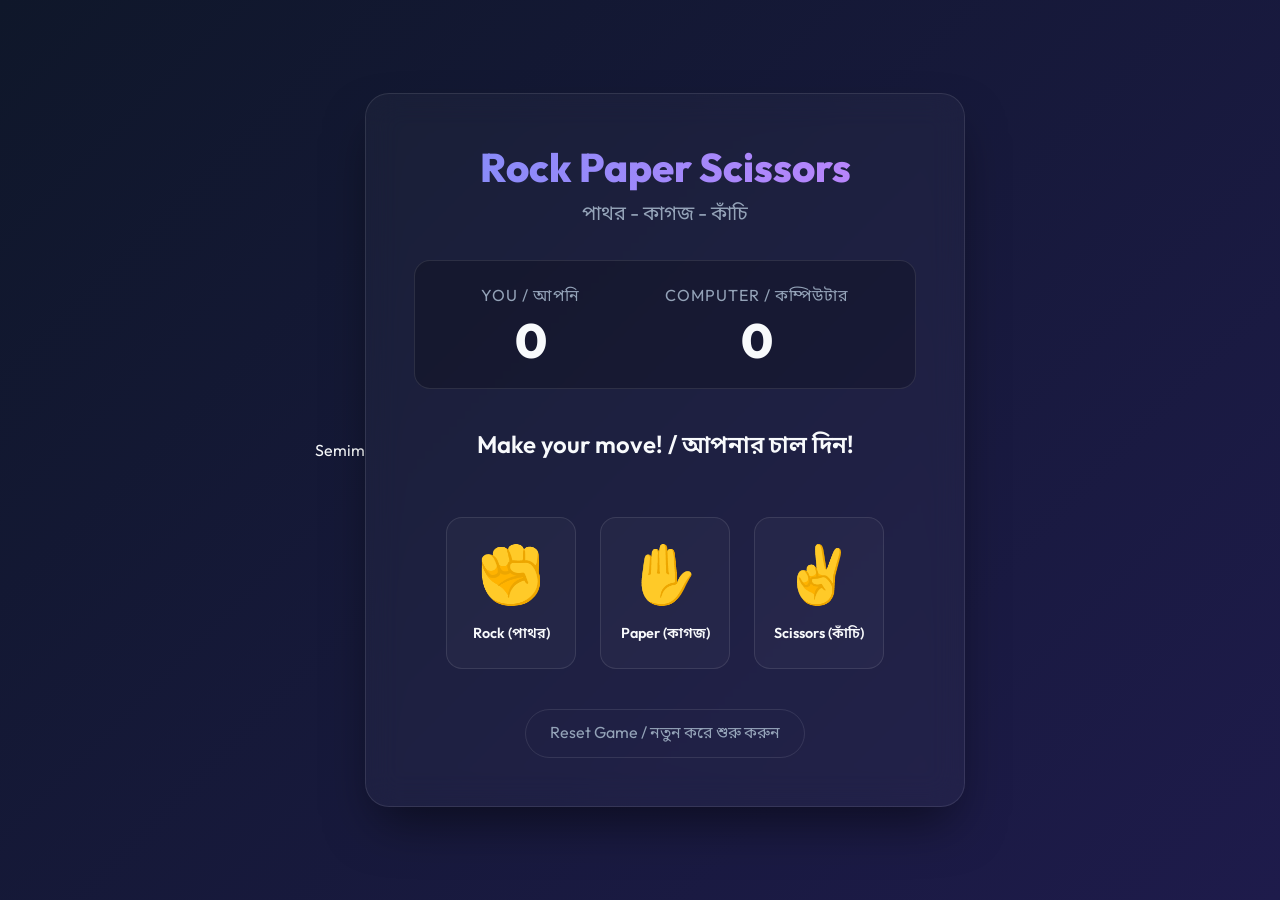
<file: index.html>
<!DOCTYPE html>
<html lang="en">

<head>
    <meta charset="UTF-8">
    <meta name="viewport" content="width=device-width, initial-scale=1.0">
    <title>Rock Paper Scissors - পাথর কাগজ কাঁচি</title>
    <meta name="description" content="A beautiful and modern Rock Paper Scissors game with Bengali localization.">
    <link rel="preconnect" href="https://fonts.googleapis.com">
    <link rel="preconnect" href="https://fonts.gstatic.com" crossorigin>
    <p>Semim</p>
    <link
        href="https://fonts.googleapis.com/css2?family=Outfit:wght@400;600;800&family=Noto+Sans+Bengali:wght@400;600;800&display=swap"
        rel="stylesheet">
    <link rel="stylesheet" href="style.css">
</head>

<body>
    <main class="game-container">
        <header>
            <h1>Rock Paper Scissors</h1>
            <h2 class="subtitle">পাথর - কাগজ - কাঁচি</h2>
        </header>

        <div class="scoreboard">
            <div class="score-card player-score">
                <span class="label">You / আপনি</span>
                <span class="score" id="player-score">0</span>
            </div>
            <div class="score-card computer-score">
                <span class="label">Computer / কম্পিউটার</span>
                <span class="score" id="computer-score">0</span>
            </div>
        </div>

        <div class="result-display" id="result-display">
            Make your move! / আপনার চাল দিন!
        </div>

        <div class="choices">
            <button class="choice-btn" id="rock" aria-label="Rock">
                <span class="emoji">✊</span>
                <span class="text">Rock (পাথর)</span>
            </button>
            <button class="choice-btn" id="paper" aria-label="Paper">
                <span class="emoji">✋</span>
                <span class="text">Paper (কাগজ)</span>
            </button>
            <button class="choice-btn" id="scissors" aria-label="Scissors">
                <span class="emoji">✌️</span>
                <span class="text">Scissors (কাঁচি)</span>
            </button>
        </div>

        <button id="reset-btn" class="reset-btn">Reset Game / নতুন করে শুরু করুন</button>
    </main>
    <script src="game.js"></script>
</body>

</html>
</file>
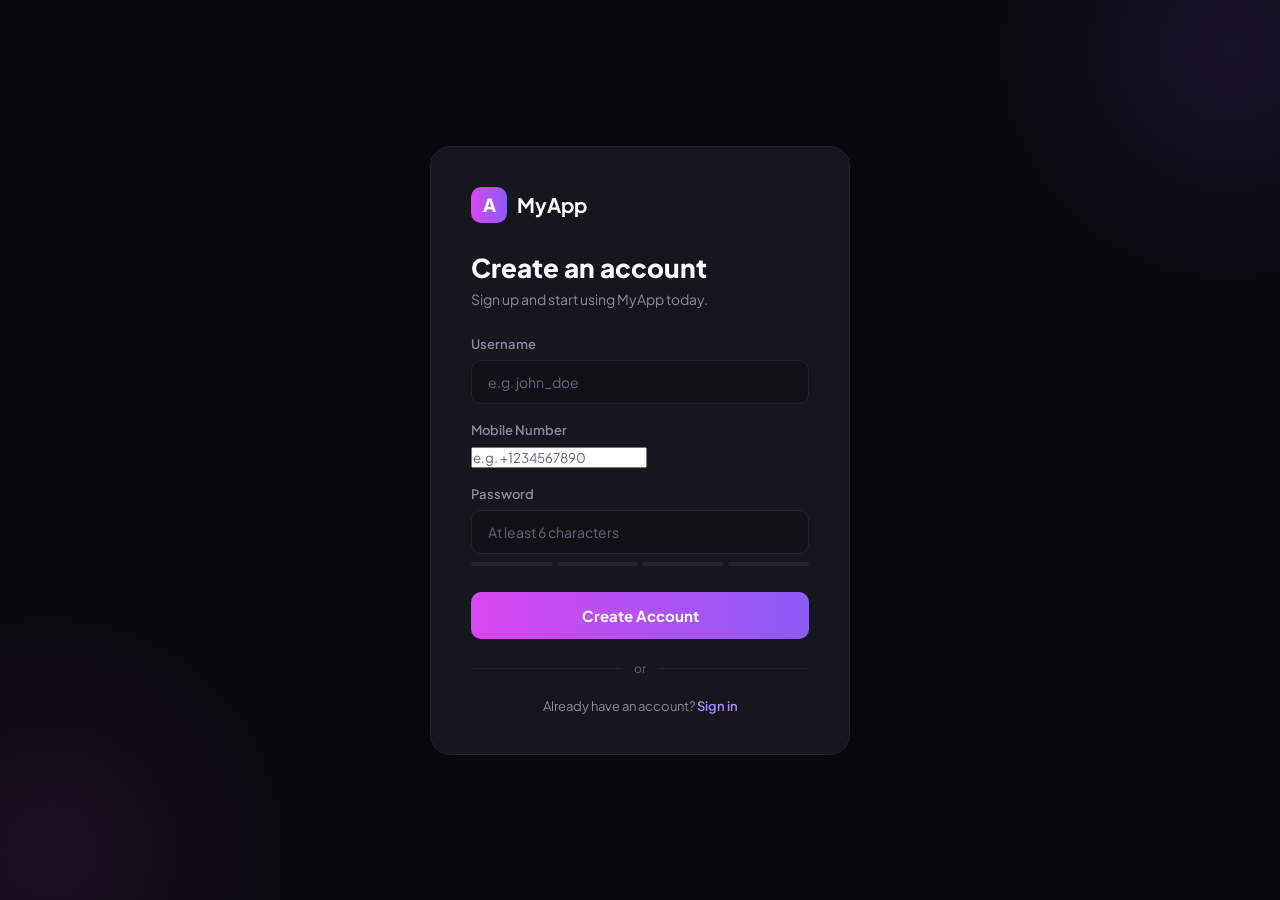
<file: my-frontend/index.html>
<!DOCTYPE html>
<html lang="en">

<head>
    <meta charset="UTF-8">
    <meta name="viewport" content="width=device-width, initial-scale=1.0">
    <title>Sign Up - Create Your Account</title>
    <meta name="description" content="Create a new account to get started.">
    <link rel="preconnect" href="https://fonts.googleapis.com">
    <link rel="preconnect" href="https://fonts.gstatic.com" crossorigin>
    <link href="https://fonts.googleapis.com/css2?family=Plus+Jakarta+Sans:wght@400;500;600;700;800&display=swap"
        rel="stylesheet">
    <style>
        :root {
            --bg-main: #090a0f;
            --bg-card: #15161e;
            --bg-input: #111218;
            --border-color: #22242f;
            --border-focus: #8b5cf6;
            --text-primary: #ffffff;
            --text-secondary: #858b9c;
            --text-muted: #5f6677;
            --color-purple: #8b5cf6;
            --gradient-primary: linear-gradient(90deg, #d946ef 0%, #8b5cf6 100%);
            --transition: all 0.2s ease-in-out;
        }

        * {
            margin: 0;
            padding: 0;
            box-sizing: border-box;
            font-family: 'Plus Jakarta Sans', sans-serif;
            -webkit-font-smoothing: antialiased;
        }

        body {
            background-color: var(--bg-main);
            color: var(--text-primary);
            min-height: 100vh;
            display: flex;
            align-items: center;
            justify-content: center;
            padding: 24px;
            overflow: hidden;
        }

        body::before {
            content: '';
            position: fixed;
            top: -200px;
            right: -200px;
            width: 500px;
            height: 500px;
            background: radial-gradient(circle, rgba(139, 92, 246, 0.12) 0%, transparent 70%);
            pointer-events: none;
        }

        body::after {
            content: '';
            position: fixed;
            bottom: -200px;
            left: -200px;
            width: 500px;
            height: 500px;
            background: radial-gradient(circle, rgba(217, 70, 239, 0.1) 0%, transparent 70%);
            pointer-events: none;
        }

        .signup-card {
            background-color: var(--bg-card);
            border: 1px solid var(--border-color);
            border-radius: 20px;
            padding: 40px;
            width: 100%;
            max-width: 420px;
            position: relative;
            z-index: 1;
            animation: slideUp 0.5s ease-out;
        }

        @keyframes slideUp {
            from {
                opacity: 0;
                transform: translateY(24px);
            }

            to {
                opacity: 1;
                transform: translateY(0);
            }
        }

        .logo-row {
            display: flex;
            align-items: center;
            gap: 10px;
            margin-bottom: 28px;
        }

        .logo-icon {
            width: 36px;
            height: 36px;
            background: var(--gradient-primary);
            border-radius: 10px;
            display: flex;
            align-items: center;
            justify-content: center;
            font-weight: 800;
            font-size: 18px;
            color: white;
            flex-shrink: 0;
        }

        .logo-name {
            font-size: 20px;
            font-weight: 700;
        }

        h1 {
            font-size: 26px;
            font-weight: 800;
            margin-bottom: 6px;
        }

        .subtitle {
            color: var(--text-secondary);
            font-size: 14px;
            margin-bottom: 28px;
        }

        /* Status message */
        .status-msg {
            display: none;
            padding: 10px 14px;
            border-radius: 8px;
            font-size: 13px;
            font-weight: 600;
            margin-bottom: 16px;
        }

        .status-msg.success {
            background-color: rgba(16, 185, 129, 0.12);
            border: 1px solid rgba(16, 185, 129, 0.3);
            color: #34d399;
            display: block;
            animation: fadeIn 0.3s ease;
        }

        .status-msg.error {
            background-color: rgba(239, 68, 68, 0.12);
            border: 1px solid rgba(239, 68, 68, 0.3);
            color: #f87171;
            display: block;
            animation: fadeIn 0.3s ease;
        }

        @keyframes fadeIn {
            from {
                opacity: 0;
            }

            to {
                opacity: 1;
            }
        }

        .form-group {
            margin-bottom: 18px;
        }

        label {
            display: block;
            font-size: 13px;
            font-weight: 600;
            color: var(--text-secondary);
            margin-bottom: 8px;
        }

        input[type="text"],
        input[type="password"] {
            width: 100%;
            background-color: var(--bg-input);
            border: 1px solid var(--border-color);
            border-radius: 10px;
            padding: 12px 16px;
            font-size: 14px;
            color: var(--text-primary);
            outline: none;
            transition: var(--transition);
        }

        input[type="text"]:focus,
        input[type="password"]:focus {
            border-color: var(--border-focus);
            box-shadow: 0 0 0 3px rgba(139, 92, 246, 0.15);
        }

        input::placeholder {
            color: var(--text-muted);
        }

        /* Password strength bar */
        .strength-bar-wrap {
            margin-top: 8px;
            display: flex;
            gap: 4px;
        }

        .strength-segment {
            flex: 1;
            height: 4px;
            border-radius: 2px;
            background-color: var(--border-color);
            transition: background-color 0.3s ease;
        }

        .strength-label {
            font-size: 11px;
            color: var(--text-muted);
            margin-top: 5px;
            font-weight: 600;
        }

        .submit-btn {
            width: 100%;
            background: var(--gradient-primary);
            border: none;
            color: white;
            padding: 14px;
            border-radius: 10px;
            font-size: 15px;
            font-weight: 700;
            cursor: pointer;
            margin-top: 8px;
            transition: var(--transition);
        }

        .submit-btn:hover {
            opacity: 0.92;
            box-shadow: 0 0 20px rgba(139, 92, 246, 0.35);
            transform: translateY(-1px);
        }

        .submit-btn:active {
            transform: translateY(0);
        }

        .submit-btn:disabled {
            opacity: 0.6;
            cursor: not-allowed;
            transform: none;
        }

        .divider {
            display: flex;
            align-items: center;
            gap: 12px;
            margin: 22px 0;
            color: var(--text-muted);
            font-size: 12px;
        }

        .divider::before,
        .divider::after {
            content: '';
            flex: 1;
            height: 1px;
            background-color: var(--border-color);
        }

        .login-row {
            text-align: center;
            font-size: 13px;
            color: var(--text-secondary);
        }

        .login-row a {
            color: #a78bfa;
            text-decoration: none;
            font-weight: 600;
        }

        .login-row a:hover {
            text-decoration: underline;
        }
    </style>
</head>

<body>
    <div class="signup-card">

        <div class="logo-row">
            <div class="logo-icon">A</div>
            <span class="logo-name">MyApp</span>
        </div>

        <h1>Create an account</h1>
        <p class="subtitle">Sign up and start using MyApp today.</p>

        <!-- Status Message -->
        <div class="status-msg" id="status-msg"></div>

        <!-- Signup Form -->
        <form id="signup-form" novalidate>
            <div class="form-group">
                <label for="username">Username</label>
                <input type="text" id="username" name="username" placeholder="e.g. john_doe" autocomplete="username"
                    maxlength="30" required>
            </div>

            <div class="form-group">
                <label for="mobile">Mobile Number</label>
                <input type="tel" id="mobile" name="mobile" placeholder="e.g. +1234567890" autocomplete="tel"
                    maxlength="15" required>
            </div>

            <div class="form-group">
                <label for="password">Password</label>
                <input type="password" id="password" name="password" placeholder="At least 6 characters"
                    autocomplete="new-password" required>
                <!-- Strength indicator -->
                <div class="strength-bar-wrap">
                    <div class="strength-segment" id="seg-1"></div>
                    <div class="strength-segment" id="seg-2"></div>
                    <div class="strength-segment" id="seg-3"></div>
                    <div class="strength-segment" id="seg-4"></div>
                </div>
                <div class="strength-label" id="strength-label"></div>
            </div>

            <button type="submit" class="submit-btn" id="submit-btn">Create Account</button>
        </form>

        <div class="divider">or</div>

        <div class="login-row">
            Already have an account? <a href="login.html">Sign in</a>
        </div>

    </div>

    <script>
        const passwordInput = document.getElementById('password');
        const segments = [
            document.getElementById('seg-1'),
            document.getElementById('seg-2'),
            document.getElementById('seg-3'),
            document.getElementById('seg-4'),
        ];
        const strengthLabel = document.getElementById('strength-label');
        const form = document.getElementById('signup-form');
        const submitBtn = document.getElementById('submit-btn');
        const statusMsg = document.getElementById('status-msg');

        // ── Password strength meter ──────────────────────
        const COLORS = ['#ef4444', '#f97316', '#eab308', '#22c55e'];
        const LABELS = ['Weak', 'Fair', 'Good', 'Strong'];

        function getStrength(pwd) {
            let score = 0;
            if (pwd.length >= 6) score++;
            if (pwd.length >= 10) score++;
            if (/[A-Z]/.test(pwd) && /[a-z]/.test(pwd)) score++;
            if (/[0-9]/.test(pwd) || /[^A-Za-z0-9]/.test(pwd)) score++;
            return score; // 0–4
        }

        passwordInput.addEventListener('input', () => {
            const pwd = passwordInput.value;
            const score = pwd.length === 0 ? 0 : Math.max(getStrength(pwd), 1);

            segments.forEach((seg, i) => {
                seg.style.backgroundColor = i < score ? COLORS[score - 1] : '';
            });
            strengthLabel.textContent = pwd.length === 0 ? '' : LABELS[score - 1];
            strengthLabel.style.color = pwd.length === 0 ? '' : COLORS[score - 1];
        });

        // ── Status message helper ────────────────────────
        function showStatus(message, type) {
            statusMsg.textContent = message;
            statusMsg.className = `status-msg ${type}`;
        }

        // ── Form submit → POST /signup ───────────────────
        form.addEventListener('submit', async (e) => {
            e.preventDefault();
            const username = document.getElementById('username').value.trim();
            const mobile = document.getElementById('mobile').value.trim();
            const password = passwordInput.value;

            if (!username || !mobile || !password) {
                return showStatus('Please fill in all fields.', 'error');
            }
            if (!/^[+\d]{7,15}$/.test(mobile)) {
                return showStatus('Enter a valid mobile number (7–15 digits).', 'error');
            }
            if (password.length < 6) {
                return showStatus('Password must be at least 6 characters.', 'error');
            }

            submitBtn.disabled = true;
            submitBtn.textContent = 'Creating account…';

            try {
                const res = await fetch('http://localhost:3000/signup', {
                    method: 'POST',
                    headers: { 'Content-Type': 'application/json' },
                    body: JSON.stringify({ username, mobile, password }),
                });
                const data = await res.json();

                if (res.ok) {
                    showStatus(`Account created! Welcome, ${data.user?.username || username} 🎉`, 'success');
                    form.reset();
                    segments.forEach(s => (s.style.backgroundColor = ''));
                    strengthLabel.textContent = '';
                } else {
                    showStatus(data.message || 'Signup failed. Please try again.', 'error');
                }
            } catch {
                showStatus('Cannot reach the server. Make sure server.js is running.', 'error');
            } finally {
                submitBtn.disabled = false;
                submitBtn.textContent = 'Create Account';
            }
        });
    </script>
</body>

</html>
</file>
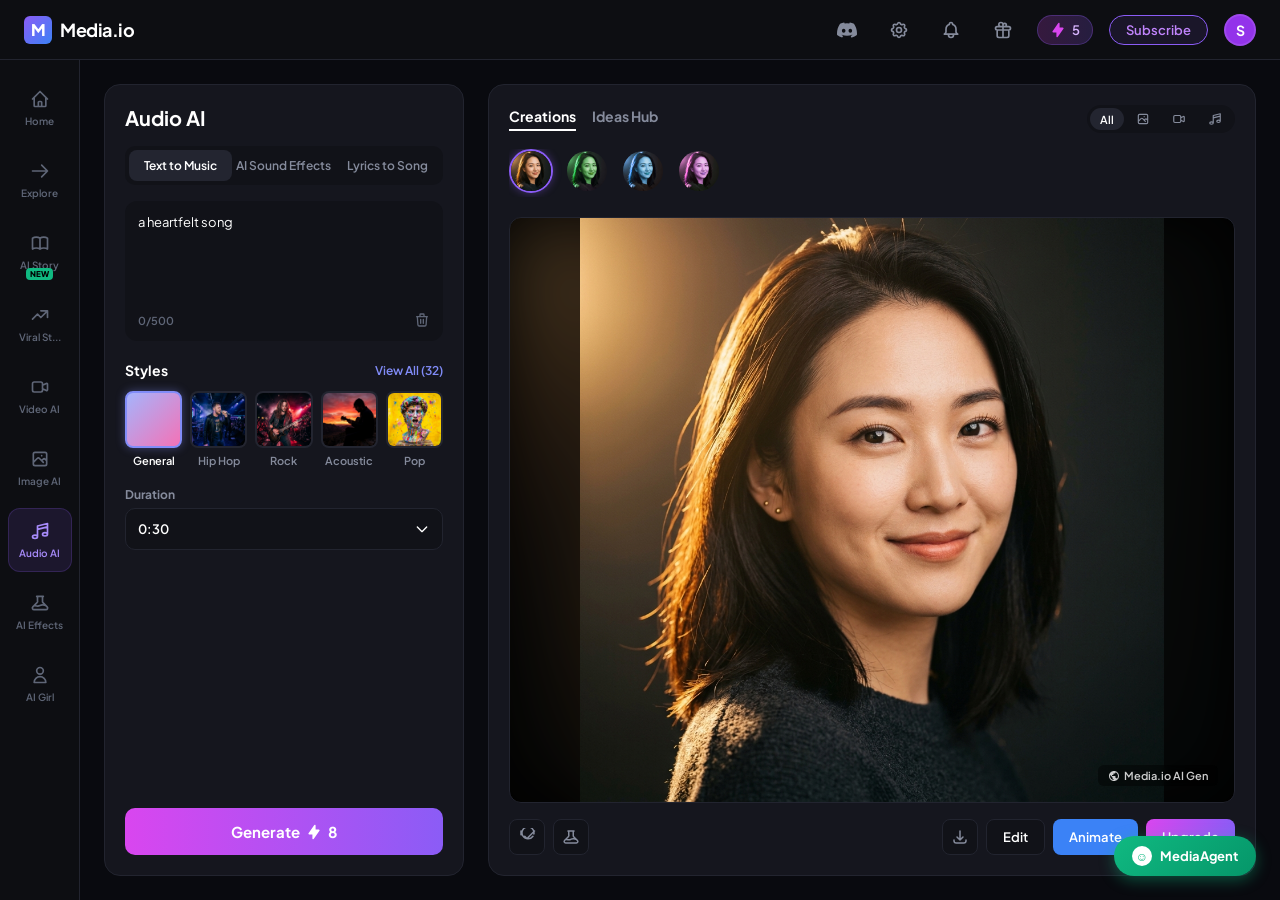
<file: design.html>
<!DOCTYPE html>
<html lang="en">

<head>
    <meta charset="UTF-8">
    <meta name="viewport" content="width=device-width, initial-scale=1.0">
    <title>Media.io - Free AI Music Generator from Text</title>
    <!-- Google Fonts -->
    <link rel="preconnect" href="https://fonts.googleapis.com">
    <link rel="preconnect" href="https://fonts.gstatic.com" crossorigin>
    <link href="https://fonts.googleapis.com/css2?family=Plus+Jakarta+Sans:wght@400;500;600;700;800&display=swap"
        rel="stylesheet">
    <style>
        :root {
            --bg-main: #090a0f;
            --bg-nav: #0d0e12;
            --bg-sidebar: #0d0e12;
            --bg-card: #15161e;
            --bg-input: #111218;
            --border-color: #22242f;
            --text-primary: #ffffff;
            --text-secondary: #858b9c;
            --text-muted: #5f6677;
            --color-purple: #8b5cf6;
            --color-blue: #3b82f6;
            --color-pink: #d946ef;
            --color-green: #10b981;
            --gradient-primary: linear-gradient(90deg, #d946ef 0%, #8b5cf6 100%);
            --gradient-accent: linear-gradient(135deg, #a5b4fc 0%, #f472b6 100%);
            --transition: all 0.2s ease-in-out;
        }

        * {
            margin: 0;
            padding: 0;
            box-sizing: border-box;
            font-family: 'Plus Jakarta Sans', sans-serif;
            -webkit-font-smoothing: antialiased;
        }

        body {
            background-color: var(--bg-main);
            color: var(--text-primary);
            overflow: hidden;
            height: 100vh;
            display: flex;
            flex-direction: column;
        }

        /* Top Navbar */
        .navbar {
            background-color: var(--bg-nav);
            height: 60px;
            display: flex;
            align-items: center;
            justify-content: space-between;
            padding: 0 24px;
            border-bottom: 1px solid var(--border-color);
            z-index: 10;
        }

        .nav-left {
            display: flex;
            align-items: center;
            gap: 8px;
        }

        .logo-container {
            display: flex;
            align-items: center;
            gap: 8px;
            cursor: pointer;
        }

        .logo-icon {
            width: 28px;
            height: 28px;
            background: linear-gradient(135deg, #8b5cf6 0%, #3b82f6 100%);
            border-radius: 6px;
            display: flex;
            align-items: center;
            justify-content: center;
            color: white;
            font-weight: 800;
            font-size: 16px;
        }

        .logo-text {
            font-size: 18px;
            font-weight: 700;
            letter-spacing: -0.5px;
        }

        .nav-right {
            display: flex;
            align-items: center;
            gap: 16px;
        }

        .nav-icon-btn {
            background: transparent;
            border: none;
            color: var(--text-secondary);
            cursor: pointer;
            width: 36px;
            height: 36px;
            display: flex;
            align-items: center;
            justify-content: center;
            border-radius: 50%;
            transition: var(--transition);
        }

        .nav-icon-btn:hover {
            color: var(--text-primary);
            background-color: rgba(255, 255, 255, 0.05);
        }

        .credits-pill {
            background: linear-gradient(90deg, rgba(217, 70, 239, 0.2) 0%, rgba(139, 92, 246, 0.2) 100%);
            border: 1px solid rgba(139, 92, 246, 0.3);
            border-radius: 20px;
            padding: 6px 12px;
            display: flex;
            align-items: center;
            gap: 6px;
            font-size: 13px;
            font-weight: 600;
            color: #d8b4fe;
            cursor: pointer;
        }

        .credits-icon {
            color: #d946ef;
        }

        .subscribe-btn {
            background: rgba(139, 92, 246, 0.1);
            border: 1px solid var(--color-purple);
            color: #c084fc;
            padding: 6px 16px;
            border-radius: 20px;
            font-size: 13px;
            font-weight: 600;
            cursor: pointer;
            transition: var(--transition);
        }

        .subscribe-btn:hover {
            background: var(--color-purple);
            color: white;
        }

        .profile-avatar {
            width: 32px;
            height: 32px;
            background: #9333ea;
            border-radius: 50%;
            display: flex;
            align-items: center;
            justify-content: center;
            font-weight: 700;
            font-size: 14px;
            cursor: pointer;
            border: 2px solid rgba(255, 255, 255, 0.1);
        }

        /* App Layout Container */
        .app-body {
            display: flex;
            flex: 1;
            overflow: hidden;
        }

        /* Sidebar styling */
        .sidebar {
            width: 80px;
            background-color: var(--bg-sidebar);
            border-right: 1px solid var(--border-color);
            display: flex;
            flex-direction: column;
            padding: 16px 0;
            align-items: center;
            gap: 8px;
            overflow-y: auto;
        }

        .sidebar-item {
            width: 64px;
            height: 64px;
            border-radius: 12px;
            display: flex;
            flex-direction: column;
            align-items: center;
            justify-content: center;
            color: var(--text-muted);
            text-decoration: none;
            font-size: 10px;
            font-weight: 600;
            gap: 6px;
            cursor: pointer;
            transition: var(--transition);
            position: relative;
        }

        .sidebar-item svg {
            width: 20px;
            height: 20px;
            stroke-width: 2px;
        }

        .sidebar-item:hover {
            color: var(--text-primary);
            background-color: rgba(255, 255, 255, 0.03);
        }

        .sidebar-item.active {
            background-color: rgba(139, 92, 246, 0.12);
            color: #a78bfa;
            border: 1px solid rgba(139, 92, 246, 0.2);
        }

        .new-badge {
            position: absolute;
            bottom: 4px;
            background-color: var(--color-green);
            color: #000;
            font-size: 8px;
            font-weight: 800;
            padding: 1px 4px;
            border-radius: 4px;
            text-transform: uppercase;
        }

        /* Main Content Container */
        .main-content {
            flex: 1;
            display: flex;
            padding: 24px;
            gap: 24px;
            overflow: hidden;
            background-color: var(--bg-main);
        }

        /* Left Control Panel */
        .left-panel {
            width: 360px;
            background-color: var(--bg-card);
            border: 1px solid var(--border-color);
            border-radius: 16px;
            display: flex;
            flex-direction: column;
            padding: 20px;
            overflow-y: auto;
        }

        .panel-title {
            font-size: 20px;
            font-weight: 700;
            margin-bottom: 16px;
        }

        /* Tabs Container */
        .tabs-header {
            display: flex;
            background-color: var(--bg-input);
            border-radius: 10px;
            padding: 4px;
            margin-bottom: 16px;
        }

        .tab-btn {
            flex: 1;
            background: transparent;
            border: none;
            color: var(--text-secondary);
            font-size: 12px;
            font-weight: 600;
            padding: 8px 0;
            border-radius: 8px;
            cursor: pointer;
            transition: var(--transition);
        }

        .tab-btn.active {
            background-color: #232530;
            color: var(--text-primary);
        }

        /* Text Input Block */
        .prompt-container {
            background-color: var(--bg-input);
            border-radius: 12px;
            padding: 12px;
            height: 140px;
            display: flex;
            flex-direction: column;
            justify-content: space-between;
            margin-bottom: 20px;
            border: 1px solid transparent;
            transition: var(--transition);
        }

        .prompt-container:focus-within {
            border-color: var(--color-purple);
        }

        .prompt-textarea {
            background: transparent;
            border: none;
            color: var(--text-primary);
            font-size: 13px;
            resize: none;
            outline: none;
            width: 100%;
            height: 80px;
        }

        .prompt-textarea::placeholder {
            color: var(--text-muted);
        }

        .prompt-footer {
            display: flex;
            justify-content: space-between;
            align-items: center;
            color: var(--text-muted);
            font-size: 11px;
            font-weight: 600;
        }

        .trash-btn {
            background: transparent;
            border: none;
            color: var(--text-muted);
            cursor: pointer;
            transition: var(--transition);
            display: flex;
            align-items: center;
        }

        .trash-btn:hover {
            color: #ef4444;
        }

        /* Styles Selection */
        .section-header {
            display: flex;
            justify-content: space-between;
            align-items: center;
            margin-bottom: 12px;
        }

        .section-title {
            font-size: 14px;
            font-weight: 700;
        }

        .view-all {
            font-size: 12px;
            color: #818cf8;
            text-decoration: none;
            font-weight: 600;
        }

        .view-all:hover {
            text-decoration: underline;
        }

        .style-grid {
            display: grid;
            grid-template-columns: repeat(5, 1fr);
            gap: 8px;
            margin-bottom: 20px;
        }

        .style-card {
            display: flex;
            flex-direction: column;
            align-items: center;
            gap: 6px;
            cursor: pointer;
        }

        .style-thumb {
            width: 100%;
            aspect-ratio: 1;
            border-radius: 8px;
            overflow: hidden;
            border: 2px solid transparent;
            transition: var(--transition);
            background-color: #232530;
        }

        .style-thumb img {
            width: 100%;
            height: 100%;
            object-fit: cover;
        }

        .style-thumb.gradient-thumb {
            background: var(--gradient-accent);
        }

        .style-card.active .style-thumb {
            border-color: #818cf8;
            box-shadow: 0 0 10px rgba(129, 140, 248, 0.4);
        }

        .style-name {
            font-size: 11px;
            font-weight: 600;
            color: var(--text-secondary);
            text-align: center;
        }

        .style-card.active .style-name {
            color: var(--text-primary);
        }

        /* Duration Dropdown */
        .duration-label {
            font-size: 12px;
            font-weight: 700;
            color: var(--text-secondary);
            margin-bottom: 6px;
        }

        .dropdown {
            background-color: var(--bg-input);
            border: 1px solid var(--border-color);
            border-radius: 10px;
            padding: 12px;
            display: flex;
            justify-content: space-between;
            align-items: center;
            font-size: 13px;
            font-weight: 600;
            cursor: pointer;
            margin-bottom: auto;
            /* Push generate button to the bottom */
            transition: var(--transition);
        }

        .dropdown:hover {
            border-color: rgba(255, 255, 255, 0.15);
        }

        /* Generate Button */
        .generate-btn {
            background: var(--gradient-primary);
            border: none;
            color: white;
            padding: 14px;
            border-radius: 10px;
            font-size: 15px;
            font-weight: 700;
            cursor: pointer;
            display: flex;
            align-items: center;
            justify-content: center;
            gap: 6px;
            transition: var(--transition);
            margin-top: 20px;
        }

        .generate-btn:hover {
            opacity: 0.95;
            box-shadow: 0 0 15px rgba(139, 92, 246, 0.4);
            transform: translateY(-1px);
        }

        .generate-btn:active {
            transform: translateY(0);
        }

        /* Right Preview Panel */
        .right-panel {
            flex: 1;
            background-color: var(--bg-card);
            border: 1px solid var(--border-color);
            border-radius: 16px;
            display: flex;
            flex-direction: column;
            padding: 20px;
            overflow: hidden;
        }

        /* Output header tabs */
        .output-header {
            display: flex;
            justify-content: space-between;
            align-items: center;
            margin-bottom: 16px;
        }

        .output-tabs {
            display: flex;
            gap: 16px;
        }

        .output-tab {
            font-size: 14px;
            font-weight: 700;
            color: var(--text-secondary);
            cursor: pointer;
            padding-bottom: 4px;
            border-bottom: 2px solid transparent;
            transition: var(--transition);
        }

        .output-tab.active {
            color: var(--text-primary);
            border-bottom-color: var(--text-primary);
        }

        .output-filters {
            display: flex;
            background-color: var(--bg-input);
            padding: 3px;
            border-radius: 20px;
            gap: 2px;
        }

        .filter-btn {
            background: transparent;
            border: none;
            color: var(--text-secondary);
            font-size: 11px;
            font-weight: 600;
            padding: 4px 10px;
            border-radius: 20px;
            cursor: pointer;
            display: flex;
            align-items: center;
            justify-content: center;
        }

        .filter-btn.active {
            background-color: #232530;
            color: var(--text-primary);
        }

        /* Thumbnail Strip */
        .thumb-strip {
            display: flex;
            gap: 12px;
            margin-bottom: 20px;
            overflow-x: auto;
            padding-bottom: 4px;
        }

        .thumb-item {
            width: 44px;
            height: 44px;
            border-radius: 50%;
            overflow: hidden;
            border: 2px solid transparent;
            cursor: pointer;
            transition: var(--transition);
            flex-shrink: 0;
        }

        .thumb-item img {
            width: 100%;
            height: 100%;
            object-fit: cover;
        }

        .thumb-item.active {
            border-color: var(--color-purple);
            box-shadow: 0 0 8px rgba(139, 92, 246, 0.4);
        }

        /* Main Image Viewer */
        .preview-container {
            flex: 1;
            position: relative;
            background-color: #000;
            border-radius: 12px;
            overflow: hidden;
            display: flex;
            justify-content: center;
            align-items: center;
            border: 1px solid var(--border-color);
        }

        .blurred-backdrop {
            position: absolute;
            top: 0;
            left: 0;
            width: 100%;
            height: 100%;
            object-fit: cover;
            filter: blur(40px) brightness(0.4);
            opacity: 0.75;
            z-index: 1;
        }

        .main-preview-image {
            position: relative;
            height: 100%;
            max-width: 100%;
            object-fit: contain;
            z-index: 2;
        }

        .watermark {
            position: absolute;
            bottom: 16px;
            right: 16px;
            z-index: 3;
            background-color: rgba(0, 0, 0, 0.4);
            backdrop-filter: blur(4px);
            padding: 4px 10px;
            border-radius: 6px;
            font-size: 11px;
            font-weight: 600;
            color: rgba(255, 255, 255, 0.8);
            display: flex;
            align-items: center;
            gap: 4px;
        }

        /* Viewer Toolbar Controls */
        .toolbar {
            display: flex;
            justify-content: space-between;
            align-items: center;
            margin-top: 16px;
        }

        .toolbar-left,
        .toolbar-right {
            display: flex;
            align-items: center;
            gap: 8px;
        }

        .tool-btn {
            background-color: var(--bg-input);
            border: 1px solid var(--border-color);
            color: var(--text-secondary);
            border-radius: 8px;
            width: 36px;
            height: 36px;
            display: flex;
            align-items: center;
            justify-content: center;
            cursor: pointer;
            transition: var(--transition);
        }

        .tool-btn:hover {
            color: var(--text-primary);
            border-color: rgba(255, 255, 255, 0.15);
            background-color: #232530;
        }

        .btn-text {
            background-color: var(--bg-input);
            border: 1px solid var(--border-color);
            color: var(--text-primary);
            font-size: 13px;
            font-weight: 600;
            padding: 0 16px;
            height: 36px;
            border-radius: 8px;
            cursor: pointer;
            transition: var(--transition);
            display: flex;
            align-items: center;
            justify-content: center;
        }

        .btn-text:hover {
            background-color: #232530;
            border-color: rgba(255, 255, 255, 0.15);
        }

        .btn-accent {
            background-color: var(--color-blue);
            color: white;
            font-size: 13px;
            font-weight: 600;
            padding: 0 16px;
            height: 36px;
            border-radius: 8px;
            border: none;
            cursor: pointer;
            transition: var(--transition);
            display: flex;
            align-items: center;
            justify-content: center;
        }

        .btn-accent:hover {
            background-color: #2563eb;
            box-shadow: 0 0 10px rgba(59, 130, 246, 0.3);
        }

        .btn-gradient {
            background: var(--gradient-primary);
            color: white;
            font-size: 13px;
            font-weight: 600;
            padding: 0 16px;
            height: 36px;
            border-radius: 8px;
            border: none;
            cursor: pointer;
            transition: var(--transition);
            display: flex;
            align-items: center;
            justify-content: center;
        }

        .btn-gradient:hover {
            opacity: 0.95;
            box-shadow: 0 0 10px rgba(139, 92, 246, 0.3);
        }

        /* Floating MediaAgent Widget */
        .agent-widget {
            position: fixed;
            bottom: 24px;
            right: 24px;
            background: linear-gradient(135deg, #10b981 0%, #059669 100%);
            color: white;
            padding: 10px 18px;
            border-radius: 30px;
            display: flex;
            align-items: center;
            gap: 8px;
            font-size: 13px;
            font-weight: 700;
            box-shadow: 0 4px 15px rgba(16, 185, 129, 0.4);
            cursor: pointer;
            z-index: 100;
            transition: var(--transition);
        }

        .agent-widget:hover {
            transform: translateY(-2px);
            box-shadow: 0 6px 20px rgba(16, 185, 129, 0.5);
        }

        .agent-icon {
            width: 20px;
            height: 20px;
            background: white;
            border-radius: 50%;
            display: flex;
            align-items: center;
            justify-content: center;
            color: #10b981;
            font-size: 12px;
            font-weight: 900;
        }

        /* Custom Scrollbar */
        ::-webkit-scrollbar {
            width: 6px;
            height: 6px;
        }

        ::-webkit-scrollbar-track {
            background: transparent;
        }

        ::-webkit-scrollbar-thumb {
            background: #232530;
            border-radius: 4px;
        }

        ::-webkit-scrollbar-thumb:hover {
            background: #323545;
        }
    </style>
</head>

<body>

    <!-- Top Navbar -->
    <header class="navbar">
        <div class="nav-left">
            <div class="logo-container">
                <div class="logo-icon">M</div>
                <span class="logo-text">Media.io</span>
            </div>
        </div>
        <div class="nav-right">
            <!-- Discord -->
            <button class="nav-icon-btn" aria-label="Discord">
                <svg viewBox="0 0 24 24" width="20" height="20" fill="currentColor">
                    <path
                        d="M20.317 4.37a19.791 19.791 0 0 0-4.885-1.515a.074.074 0 0 0-.079.037c-.21.375-.444.864-.608 1.25a18.27 18.27 0 0 0-5.487 0a12.64 12.64 0 0 0-.617-1.25a.077.077 0 0 0-.079-.037A19.736 19.736 0 0 0 3.677 4.37a.07.07 0 0 0-.032.027C.533 9.046-.32 13.58.099 18.057a.082.082 0 0 0 .031.057a19.9 19.9 0 0 0 5.993 3.03a.078.078 0 0 0 .084-.028a14.09 14.09 0 0 0 1.226-1.994a.076.076 0 0 0-.041-.106a13.107 13.107 0 0 1-1.873-.894a.077.077 0 0 1-.008-.128a10.2 10.2 0 0 0 .372-.292a.074.074 0 0 1 .077-.01c3.92 1.793 8.18 1.793 12.061 0a.074.074 0 0 1 .078.009c.12.099.244.2.372.292a.077.077 0 0 1-.006.127a12.299 12.299 0 0 1-1.873.894a.077.077 0 0 0-.041.107c.36 1.542.848 2.22 1.226 1.993a.076.076 0 0 0 .084.028a19.839 19.839 0 0 0 6.002-3.03a.077.077 0 0 0 .032-.054c.5-5.177-.838-9.674-3.549-13.66a.061.061 0 0 0-.031-.03zM8.02 15.33c-1.183 0-2.157-1.085-2.157-2.419c0-1.333.956-2.419 2.156-2.419c1.21 0 2.176 1.096 2.157 2.42c0 1.333-.956 2.418-2.156 2.418zm7.975 0c-1.183 0-2.157-1.085-2.157-2.419c0-1.333.955-2.419 2.156-2.419c1.21 0 2.176 1.096 2.157 2.42c0 1.333-.946 2.418-2.156 2.418z" />
                </svg>
            </button>

            <!-- Settings -->
            <button class="nav-icon-btn" aria-label="Settings">
                <svg fill="none" stroke="currentColor" viewBox="0 0 24 24" width="20" height="20">
                    <path stroke-linecap="round" stroke-linejoin="round" stroke-width="2"
                        d="M10.325 4.317c.426-1.756 2.924-1.756 3.35 0a1.724 1.724 0 002.573 1.066c1.543-.94 3.31.826 2.37 2.37a1.724 1.724 0 001.065 2.572c1.756.426 1.756 2.924 0 3.35a1.724 1.724 0 00-1.066 2.573c.94 1.543-.826 3.31-2.37 2.37a1.724 1.724 0 00-2.572 1.065c-.426 1.756-2.924 1.756-3.35 0a1.724 1.724 0 00-2.573-1.066c-1.543.94-3.31-.826-2.37-2.37a1.724 1.724 0 00-1.065-2.572c-1.756-.426-1.756-2.924 0-3.35a1.724 1.724 0 001.066-2.573c-.94-1.543.826-3.31 2.37-2.37.996.608 2.296.07 2.572-1.065z">
                    </path>
                    <path stroke-linecap="round" stroke-linejoin="round" stroke-width="2"
                        d="M15 12a3 3 0 11-6 0 3 3 0 016 0z"></path>
                </svg>
            </button>

            <!-- Notifications -->
            <button class="nav-icon-btn" aria-label="Notifications">
                <svg fill="none" stroke="currentColor" viewBox="0 0 24 24" width="20" height="20">
                    <path stroke-linecap="round" stroke-linejoin="round" stroke-width="2"
                        d="M15 17h5l-1.405-1.405A2.032 2.032 0 0118 14.158V11a6.002 6.002 0 00-4-5.659V5a2 2 0 10-4 0v.341C7.67 6.165 6 8.388 6 11v3.159c0 .538-.214 1.055-.595 1.436L4 17h5m6 0v1a3 3 0 11-6 0v-1m6 0H9">
                    </path>
                </svg>
            </button>

            <!-- Gift -->
            <button class="nav-icon-btn" aria-label="Gifts">
                <svg fill="none" stroke="currentColor" viewBox="0 0 24 24" width="20" height="20">
                    <path stroke-linecap="round" stroke-linejoin="round" stroke-width="2"
                        d="M12 8v13m0-13V6a2 2 0 112 2h-2zm0 0V5.5A2.5 2.5 0 109.5 8H12zm-7 4h14M5 12a2 2 0 110-4h14a2 2 0 110 4M5 12v7a2 2 0 002 2h10a2 2 0 002-2v-7">
                    </path>
                </svg>
            </button>

            <!-- Credits -->
            <div class="credits-pill">
                <svg class="credits-icon" fill="currentColor" viewBox="0 0 20 20" width="16" height="16">
                    <path fill-rule="evenodd"
                        d="M11.3 1.046A1 1 0 0112 2v5h4a1 1 0 01.82 1.573l-7 10A1 1 0 018 18v-5H4a1 1 0 01-.82-1.573l7-10a1 1 0 011.12-.38z"
                        clip-rule="evenodd"></path>
                </svg>
                <span>5</span>
            </div>

            <!-- Subscribe -->
            <button class="subscribe-btn">Subscribe</button>

            <!-- Avatar -->
            <div class="profile-avatar">S</div>
        </div>
    </header>

    <div class="app-body">
        <!-- Sidebar -->
        <aside class="sidebar">
            <div class="sidebar-item">
                <svg fill="none" stroke="currentColor" viewBox="0 0 24 24">
                    <path stroke-linecap="round" stroke-linejoin="round"
                        d="M3 12l2-2m0 0l7-7 7 7M5 10v10a1 1 0 001 1h3m10-11l2 2m-2-2v10a1 1 0 01-1 1h-3m-6 0a1 1 0 001-1v-4a1 1 0 011-1h2a1 1 0 011 1v4a1 1 0 001 1m-6 0h6">
                    </path>
                </svg>
                <span>Home</span>
            </div>
            <div class="sidebar-item">
                <svg fill="none" stroke="currentColor" viewBox="0 0 24 24">
                    <path stroke-linecap="round" stroke-linejoin="round" d="M14 5l7 7m0 0l-7 7m7-7H3"></path>
                </svg>
                <span>Explore</span>
            </div>
            <div class="sidebar-item">
                <svg fill="none" stroke="currentColor" viewBox="0 0 24 24">
                    <path stroke-linecap="round" stroke-linejoin="round"
                        d="M12 6.253v13m0-13C10.832 5.477 9.246 5 7.5 5S4.168 5.477 3 6.253v13C4.168 18.477 5.754 18 7.5 18s3.332.477 4.5 1.253m0-13C13.168 5.477 14.754 5 16.5 5c1.747 0 3.332.477 4.5 1.253v13C19.832 18.477 18.247 18 16.5 18c-1.746 0-3.332.477-4.5 1.253">
                    </path>
                </svg>
                <span>AI Story</span>
                <span class="new-badge">NEW</span>
            </div>
            <div class="sidebar-item">
                <svg fill="none" stroke="currentColor" viewBox="0 0 24 24">
                    <path stroke-linecap="round" stroke-linejoin="round" d="M13 7h8m0 0v8m0-8l-8 8-4-4-6 6"></path>
                </svg>
                <span>Viral St...</span>
            </div>
            <div class="sidebar-item">
                <svg fill="none" stroke="currentColor" viewBox="0 0 24 24">
                    <path stroke-linecap="round" stroke-linejoin="round"
                        d="M15 10l4.553-2.276A1 1 0 0121 8.618v6.764a1 1 0 01-1.447.894L15 14M5 18h8a2 2 0 002-2V8a2 2 0 00-2-2H5a2 2 0 00-2 2v8a2 2 0 002 2z">
                    </path>
                </svg>
                <span>Video AI</span>
            </div>
            <div class="sidebar-item">
                <svg fill="none" stroke="currentColor" viewBox="0 0 24 24">
                    <path stroke-linecap="round" stroke-linejoin="round"
                        d="M4 16l4.586-4.586a2 2 0 012.828 0L16 16m-2-2l1.586-1.586a2 2 0 012.828 0L20 14m-6-6h.01M6 20h12a2 2 0 002-2V6a2 2 0 00-2-2H6a2 2 0 00-2 2v12a2 2 0 002 2z">
                    </path>
                </svg>
                <span>Image AI</span>
            </div>
            <div class="sidebar-item active">
                <svg fill="none" stroke="currentColor" viewBox="0 0 24 24">
                    <path stroke-linecap="round" stroke-linejoin="round"
                        d="M9 19V6l12-3v13M9 19c0 1.105-1.343 2-3 2s-3-.895-3-2 1.343-2 3-2 3 .895 3 2zm12-3c0 1.105-1.343 2-3 2s-3-.895-3-2 1.343-2 3-2 3 .895 3 2zM9 10l12-3">
                    </path>
                </svg>
                <span>Audio AI</span>
            </div>
            <div class="sidebar-item">
                <svg fill="none" stroke="currentColor" viewBox="0 0 24 24">
                    <path stroke-linecap="round" stroke-linejoin="round"
                        d="M19.428 15.428a2 2 0 00-1.022-.547l-2.387-.477a6 6 0 00-3.86.517l-.318.158a6 6 0 01-3.86.517L6.05 15.21a2 2 0 00-1.806.547M8 4h8l-1 1v5.172a2 2 0 00.586 1.414l5 5c1.26 1.26.367 3.414-1.415 3.414H4.828c-1.782 0-2.674-2.154-1.414-3.414l5-5A2 2 0 009 9.172V5L8 4z">
                    </path>
                </svg>
                <span>AI Effects</span>
            </div>
            <div class="sidebar-item">
                <svg fill="none" stroke="currentColor" viewBox="0 0 24 24">
                    <path stroke-linecap="round" stroke-linejoin="round"
                        d="M16 7a4 4 0 11-8 0 4 4 0 018 0zM12 14a7 7 0 00-7 7h14a7 7 0 00-7-7z"></path>
                </svg>
                <span>AI Girl</span>
            </div>
        </aside>

        <!-- Main Layout Content -->
        <main class="main-content">

            <!-- Left Control Panel -->
            <section class="left-panel">
                <h1 class="panel-title">Audio AI</h1>

                <div class="tabs-header">
                    <button class="tab-btn active">Text to Music</button>
                    <button class="tab-btn">AI Sound Effects</button>
                    <button class="tab-btn">Lyrics to Song</button>
                </div>

                <!-- Input area -->
                <div class="prompt-container">
                    <textarea class="prompt-textarea" placeholder="a heartfelt song">a heartfelt song</textarea>
                    <div class="prompt-footer">
                        <span>0/500</span>
                        <button class="trash-btn" aria-label="Delete prompt">
                            <svg fill="none" stroke="currentColor" viewBox="0 0 24 24" width="16" height="16">
                                <path stroke-linecap="round" stroke-linejoin="round" stroke-width="2"
                                    d="M19 7l-.867 12.142A2 2 0 0116.138 21H7.862a2 2 0 01-1.995-1.858L5 7m5 4v6m4-6v6m1-10V4a1 1 0 00-1-1h-4a1 1 0 00-1 1v3M4 7h16">
                                </path>
                            </svg>
                        </button>
                    </div>
                </div>

                <!-- Styles selection -->
                <div class="section-header">
                    <h2 class="section-title">Styles</h2>
                    <a href="#" class="view-all">View All (32)</a>
                </div>

                <div class="style-grid">
                    <!-- General style -->
                    <div class="style-card active">
                        <div class="style-thumb gradient-thumb"></div>
                        <span class="style-name">General</span>
                    </div>

                    <!-- Hip Hop style -->
                    <div class="style-card">
                        <div class="style-thumb">
                            <img src="hip_hop.png" alt="Hip Hop Style">
                        </div>
                        <span class="style-name">Hip Hop</span>
                    </div>

                    <!-- Rock style -->
                    <div class="style-card">
                        <div class="style-thumb">
                            <img src="rock.png" alt="Rock Style">
                        </div>
                        <span class="style-name">Rock</span>
                    </div>

                    <!-- Acoustic style -->
                    <div class="style-card">
                        <div class="style-thumb">
                            <img src="acoustic.png" alt="Acoustic Style">
                        </div>
                        <span class="style-name">Acoustic</span>
                    </div>

                    <!-- Pop style -->
                    <div class="style-card">
                        <div class="style-thumb">
                            <img src="pop.png" alt="Pop Style">
                        </div>
                        <span class="style-name">Pop</span>
                    </div>
                </div>

                <!-- Duration dropdown -->
                <h3 class="duration-label">Duration</h3>
                <div class="dropdown">
                    <span>0:30</span>
                    <svg fill="none" stroke="currentColor" viewBox="0 0 24 24" width="16" height="16">
                        <path stroke-linecap="round" stroke-linejoin="round" stroke-width="2" d="M19 9l-7 7-7-7"></path>
                    </svg>
                </div>

                <!-- Generate Button -->
                <button class="generate-btn">
                    <span>Generate</span>
                    <svg fill="currentColor" viewBox="0 0 20 20" width="16" height="16">
                        <path fill-rule="evenodd"
                            d="M11.3 1.046A1 1 0 0112 2v5h4a1 1 0 01.82 1.573l-7 10A1 1 0 018 18v-5H4a1 1 0 01-.82-1.573l7-10a1 1 0 011.12-.38z"
                            clip-rule="evenodd"></path>
                    </svg>
                    <span>8</span>
                </button>
            </section>

            <!-- Right Preview Panel -->
            <section class="right-panel">
                <div class="output-header">
                    <div class="output-tabs">
                        <span class="output-tab active">Creations</span>
                        <span class="output-tab">Ideas Hub</span>
                    </div>

                    <div class="output-filters">
                        <button class="filter-btn active">All</button>
                        <button class="filter-btn" aria-label="Images">
                            <svg fill="none" stroke="currentColor" viewBox="0 0 24 24" width="14" height="14">
                                <path stroke-linecap="round" stroke-linejoin="round" stroke-width="2"
                                    d="M4 16l4.586-4.586a2 2 0 012.828 0L16 16m-2-2l1.586-1.586a2 2 0 012.828 0L20 14m-6-6h.01M6 20h12a2 2 0 002-2V6a2 2 0 00-2-2H6a2 2 0 00-2 2v12a2 2 0 002 2z">
                                </path>
                            </svg>
                        </button>
                        <button class="filter-btn" aria-label="Videos">
                            <svg fill="none" stroke="currentColor" viewBox="0 0 24 24" width="14" height="14">
                                <path stroke-linecap="round" stroke-linejoin="round" stroke-width="2"
                                    d="M15 10l4.553-2.276A1 1 0 0121 8.618v6.764a1 1 0 01-1.447.894L15 14M5 18h8a2 2 0 002-2V8a2 2 0 00-2-2H5a2 2 0 00-2 2v8a2 2 0 002 2z">
                                </path>
                            </svg>
                        </button>
                        <button class="filter-btn" aria-label="Audio">
                            <svg fill="none" stroke="currentColor" viewBox="0 0 24 24" width="14" height="14">
                                <path stroke-linecap="round" stroke-linejoin="round" stroke-width="2"
                                    d="M9 19V6l12-3v13M9 19c0 1.105-1.343 2-3 2s-3-.895-3-2 1.343-2 3-2 3 .895 3 2zm12-3c0 1.105-1.343 2-3 2s-3-.895-3-2 1.343-2 3-2 3 .895 3 2zM9 10l12-3">
                                </path>
                            </svg>
                        </button>
                    </div>
                </div>

                <!-- Creations list thumb strip -->
                <div class="thumb-strip">
                    <div class="thumb-item active">
                        <img src="portrait.png" alt="Creation 1">
                    </div>
                    <div class="thumb-item">
                        <img src="portrait.png" style="filter: hue-rotate(90deg);" alt="Creation 2">
                    </div>
                    <div class="thumb-item">
                        <img src="portrait.png" style="filter: hue-rotate(180deg);" alt="Creation 3">
                    </div>
                    <div class="thumb-item">
                        <img src="portrait.png" style="filter: hue-rotate(270deg);" alt="Creation 4">
                    </div>
                </div>

                <!-- Main Preview Display -->
                <div class="preview-container">
                    <img src="portrait.png" class="blurred-backdrop" alt="">
                    <img src="portrait.png" class="main-preview-image" alt="Active AI Generation Preview">
                    <div class="watermark">
                        <svg viewBox="0 0 24 24" width="12" height="12" fill="currentColor">
                            <path
                                d="M12 2C6.48 2 2 6.48 2 12s4.48 10 10 10 10-4.48 10-10S17.52 2 12 2zm-1 17.93c-3.95-.49-7-3.85-7-7.93 0-.62.08-1.21.21-1.79L9 15v1c0 1.1.9 2 2 2v1.93zm6.9-2.54c-.26-.81-1-1.39-1.9-1.39h-1v-3c0-.55-.45-1-1-1H8v-2h2c.55 0 1-.45 1-1V7h2c1.1 0 2-.9 2-2v-.41c2.93 1.19 5 4.06 5 7.41 0 2.08-.8 3.97-2.1 5.39z" />
                        </svg>
                        Media.io AI Gen
                    </div>
                </div>

                <!-- Toolbar controls -->
                <div class="toolbar">
                    <div class="toolbar-left">
                        <button class="tool-btn" aria-label="Retry/Regenerate">
                            <svg fill="none" stroke="currentColor" viewBox="0 0 24 24" width="18" height="18">
                                <path stroke-linecap="round" stroke-linejoin="round" stroke-width="2"
                                    d="M4 4v5h.582m15.356 2A8.001 8.001 0 1121.21 7.89M9 11l3 3L22 4"></path>
                            </svg>
                        </button>
                        <button class="tool-btn" aria-label="Enhance/Magic wand">
                            <svg fill="none" stroke="currentColor" viewBox="0 0 24 24" width="18" height="18">
                                <path stroke-linecap="round" stroke-linejoin="round" stroke-width="2"
                                    d="M19.428 15.428a2 2 0 00-1.022-.547l-2.387-.477a6 6 0 00-3.86.517l-.318.158a6 6 0 01-3.86.517L6.05 15.21a2 2 0 00-1.806.547M8 4h8l-1 1v5.172a2 2 0 00.586 1.414l5 5c1.26 1.26.367 3.414-1.415 3.414H4.828c-1.782 0-2.674-2.154-1.414-3.414l5-5A2 2 0 009 9.172V5L8 4z">
                                </path>
                            </svg>
                        </button>
                    </div>

                    <div class="toolbar-right">
                        <button class="tool-btn" aria-label="Download">
                            <svg fill="none" stroke="currentColor" viewBox="0 0 24 24" width="18" height="18">
                                <path stroke-linecap="round" stroke-linejoin="round" stroke-width="2"
                                    d="M4 16v1a3 3 0 003 3h10a3 3 0 003-3v-1m-4-4l-4 4m0 0l-4-4m4 4V4"></path>
                            </svg>
                        </button>
                        <button class="btn-text">Edit</button>
                        <button class="btn-accent">Animate</button>
                        <button class="btn-gradient">Upgrade</button>
                    </div>
                </div>
            </section>
        </main>
    </div>

    <!-- Floating Chat Agent Widget -->
    <div class="agent-widget">
        <div class="agent-icon">☺</div>
        <span>MediaAgent</span>
    </div>

</body>

</html>
</file>
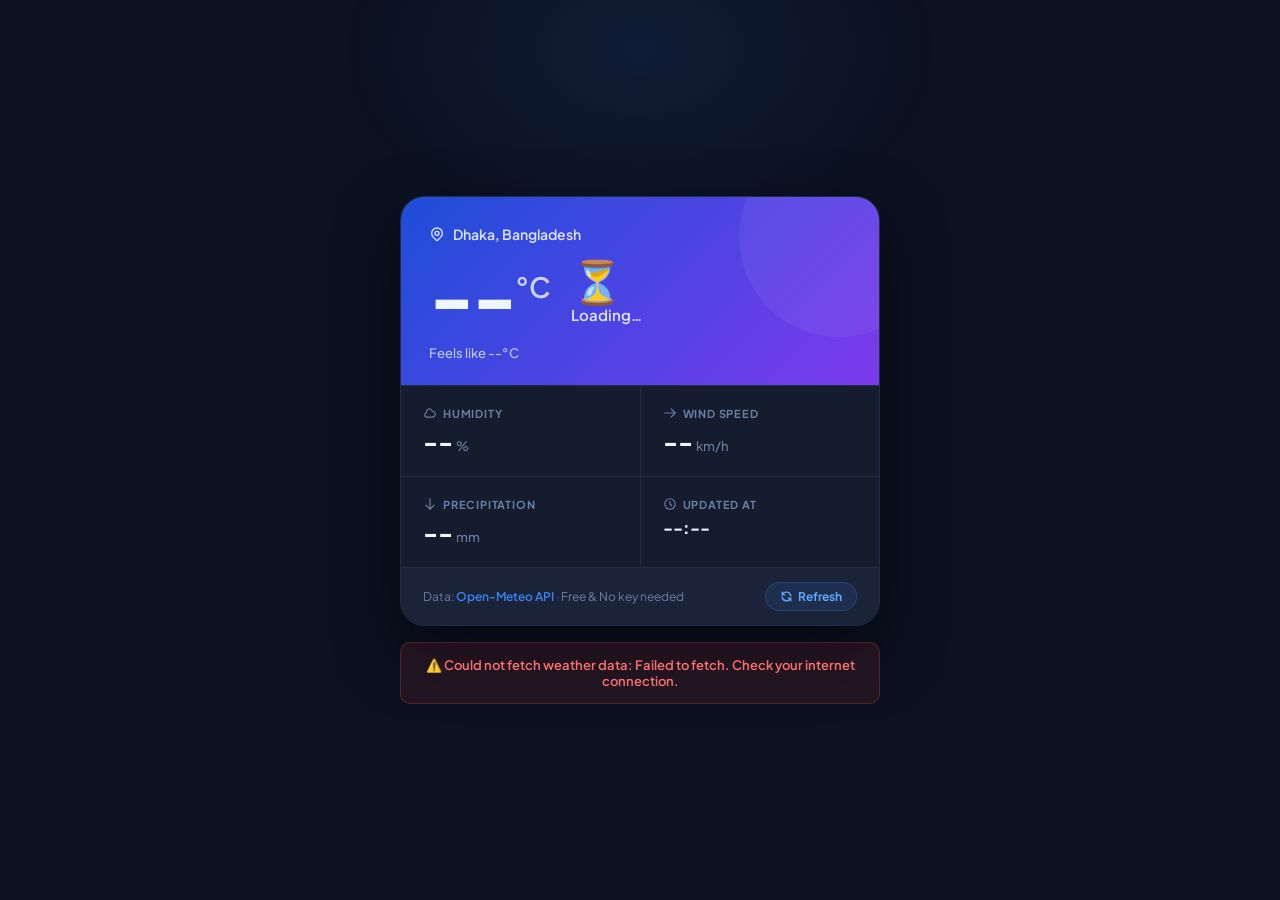
<file: weather.html>
<!DOCTYPE html>
<html lang="en">

<head>
    <meta charset="UTF-8">
    <meta name="viewport" content="width=device-width, initial-scale=1.0">
    <title>Dhaka Live Weather</title>
    <meta name="description" content="Live current weather conditions for Dhaka, Bangladesh.">
    <link rel="preconnect" href="https://fonts.googleapis.com">
    <link rel="preconnect" href="https://fonts.gstatic.com" crossorigin>
    <link href="https://fonts.googleapis.com/css2?family=Plus+Jakarta+Sans:wght@400;500;600;700;800&display=swap"
        rel="stylesheet">
    <style>
        :root {
            --bg: #0b1120;
            --card: #141c2e;
            --card2: #1a2338;
            --border: #1f2d47;
            --text: #f0f6ff;
            --muted: #6b7fa3;
            --accent: #3b82f6;
            --gradient: linear-gradient(135deg, #1d4ed8 0%, #7c3aed 100%);
            --transition: all 0.3s ease;
        }

        * {
            margin: 0;
            padding: 0;
            box-sizing: border-box;
            font-family: 'Plus Jakarta Sans', sans-serif;
        }

        body {
            background-color: var(--bg);
            color: var(--text);
            min-height: 100vh;
            display: flex;
            flex-direction: column;
            align-items: center;
            justify-content: center;
            padding: 24px;
        }

        /* Background glow */
        body::before {
            content: '';
            position: fixed;
            top: -150px;
            left: 50%;
            transform: translateX(-50%);
            width: 600px;
            height: 400px;
            background: radial-gradient(ellipse, rgba(59, 130, 246, 0.1) 0%, transparent 70%);
            pointer-events: none;
        }

        .weather-card {
            background: var(--card);
            border: 1px solid var(--border);
            border-radius: 24px;
            width: 100%;
            max-width: 480px;
            overflow: hidden;
            box-shadow: 0 25px 60px rgba(0, 0, 0, 0.5);
            animation: fadeUp 0.6s ease-out;
        }

        @keyframes fadeUp {
            from { opacity: 0; transform: translateY(20px); }
            to   { opacity: 1; transform: translateY(0); }
        }

        /* ── Header ── */
        .card-header {
            background: var(--gradient);
            padding: 28px 28px 24px;
            position: relative;
            overflow: hidden;
        }

        .card-header::after {
            content: '';
            position: absolute;
            top: -60px;
            right: -60px;
            width: 200px;
            height: 200px;
            background: rgba(255,255,255,0.05);
            border-radius: 50%;
        }

        .location-row {
            display: flex;
            align-items: center;
            gap: 8px;
            font-size: 14px;
            font-weight: 600;
            opacity: 0.9;
            margin-bottom: 16px;
        }

        .location-row svg { width: 16px; height: 16px; flex-shrink: 0; }

        .main-temp {
            display: flex;
            align-items: flex-start;
            gap: 20px;
        }

        .temp-value {
            font-size: 72px;
            font-weight: 800;
            line-height: 1;
            letter-spacing: -3px;
        }

        .temp-unit { font-size: 28px; font-weight: 600; margin-top: 10px; opacity: 0.8; }

        .weather-desc-col {
            display: flex;
            flex-direction: column;
            justify-content: flex-end;
            padding-bottom: 6px;
        }

        .weather-icon { font-size: 42px; line-height: 1; }

        .weather-desc {
            font-size: 15px;
            font-weight: 600;
            opacity: 0.9;
            margin-top: 4px;
        }

        .feels-like {
            margin-top: 14px;
            font-size: 13px;
            opacity: 0.75;
            font-weight: 500;
        }

        /* ── Stats grid ── */
        .stats-grid {
            display: grid;
            grid-template-columns: 1fr 1fr;
            gap: 1px;
            background-color: var(--border);
            border-top: 1px solid var(--border);
        }

        .stat-cell {
            background: var(--card);
            padding: 20px 22px;
            display: flex;
            flex-direction: column;
            gap: 6px;
            transition: var(--transition);
        }

        .stat-cell:hover { background: var(--card2); }

        .stat-label {
            font-size: 11px;
            font-weight: 700;
            text-transform: uppercase;
            letter-spacing: 0.8px;
            color: var(--muted);
            display: flex;
            align-items: center;
            gap: 6px;
        }

        .stat-label svg { width: 14px; height: 14px; }

        .stat-value {
            font-size: 24px;
            font-weight: 800;
            color: var(--text);
        }

        .stat-unit { font-size: 13px; font-weight: 500; color: var(--muted); }

        /* ── Footer ── */
        .card-footer {
            background: var(--card2);
            border-top: 1px solid var(--border);
            padding: 14px 22px;
            display: flex;
            justify-content: space-between;
            align-items: center;
            font-size: 12px;
            color: var(--muted);
        }

        .source-link {
            color: var(--accent);
            text-decoration: none;
            font-weight: 600;
        }

        .source-link:hover { text-decoration: underline; }

        .refresh-btn {
            background: rgba(59,130,246,0.12);
            border: 1px solid rgba(59,130,246,0.25);
            color: #60a5fa;
            padding: 6px 14px;
            border-radius: 20px;
            font-size: 12px;
            font-weight: 700;
            cursor: pointer;
            transition: var(--transition);
            display: flex;
            align-items: center;
            gap: 5px;
        }

        .refresh-btn:hover {
            background: rgba(59,130,246,0.2);
            border-color: rgba(59,130,246,0.4);
        }

        .refresh-btn.loading svg { animation: spin 0.8s linear infinite; }

        @keyframes spin {
            from { transform: rotate(0deg); }
            to   { transform: rotate(360deg); }
        }

        /* ── Loading / Error states ── */
        .skeleton {
            background: linear-gradient(90deg, var(--card2) 25%, #1f2d47 50%, var(--card2) 75%);
            background-size: 200% 100%;
            animation: shimmer 1.2s infinite;
            border-radius: 6px;
            color: transparent;
        }

        @keyframes shimmer {
            from { background-position: 200% 0; }
            to   { background-position: -200% 0; }
        }

        .error-banner {
            background: rgba(239,68,68,0.1);
            border: 1px solid rgba(239,68,68,0.25);
            color: #f87171;
            padding: 14px 20px;
            border-radius: 10px;
            font-size: 13px;
            font-weight: 600;
            margin-top: 16px;
            max-width: 480px;
            text-align: center;
            display: none;
        }

        @media (max-width: 400px) {
            .temp-value { font-size: 56px; }
            .card-header { padding: 20px; }
        }
    </style>
</head>

<body>

    <div class="weather-card" id="weather-card">
        <!-- Header -->
        <div class="card-header">
            <div class="location-row">
                <svg fill="none" stroke="currentColor" viewBox="0 0 24 24">
                    <path stroke-linecap="round" stroke-linejoin="round" stroke-width="2"
                        d="M17.657 16.657L13.414 20.9a1.998 1.998 0 01-2.827 0l-4.244-4.243a8 8 0 1111.314 0z"/>
                    <path stroke-linecap="round" stroke-linejoin="round" stroke-width="2"
                        d="M15 11a3 3 0 11-6 0 3 3 0 016 0z"/>
                </svg>
                <span id="location-name">Dhaka, Bangladesh</span>
            </div>

            <div class="main-temp">
                <div>
                    <div style="display:flex; align-items:flex-start;">
                        <span class="temp-value" id="temp">--</span>
                        <span class="temp-unit">°C</span>
                    </div>
                    <div class="feels-like" id="feels-like">Feels like --°C</div>
                </div>
                <div class="weather-desc-col">
                    <div class="weather-icon" id="weather-icon">⏳</div>
                    <div class="weather-desc" id="weather-desc">Loading…</div>
                </div>
            </div>
        </div>

        <!-- Stats -->
        <div class="stats-grid">
            <div class="stat-cell">
                <div class="stat-label">
                    <svg fill="none" stroke="currentColor" viewBox="0 0 24 24">
                        <path stroke-linecap="round" stroke-linejoin="round" stroke-width="2"
                            d="M3 15a4 4 0 004 4h9a5 5 0 10-.1-9.999 5.002 5.002 0 10-9.78 2.096A4.001 4.001 0 003 15z"/>
                    </svg>
                    Humidity
                </div>
                <div>
                    <span class="stat-value" id="humidity">--</span>
                    <span class="stat-unit">%</span>
                </div>
            </div>

            <div class="stat-cell">
                <div class="stat-label">
                    <svg fill="none" stroke="currentColor" viewBox="0 0 24 24">
                        <path stroke-linecap="round" stroke-linejoin="round" stroke-width="2"
                            d="M14 5l7 7m0 0l-7 7m7-7H3"/>
                    </svg>
                    Wind Speed
                </div>
                <div>
                    <span class="stat-value" id="wind">--</span>
                    <span class="stat-unit">km/h</span>
                </div>
            </div>

            <div class="stat-cell">
                <div class="stat-label">
                    <svg fill="none" stroke="currentColor" viewBox="0 0 24 24">
                        <path stroke-linecap="round" stroke-linejoin="round" stroke-width="2"
                            d="M19 14l-7 7m0 0l-7-7m7 7V3"/>
                    </svg>
                    Precipitation
                </div>
                <div>
                    <span class="stat-value" id="precip">--</span>
                    <span class="stat-unit">mm</span>
                </div>
            </div>

            <div class="stat-cell">
                <div class="stat-label">
                    <svg fill="none" stroke="currentColor" viewBox="0 0 24 24">
                        <path stroke-linecap="round" stroke-linejoin="round" stroke-width="2"
                            d="M12 8v4l3 3m6-3a9 9 0 11-18 0 9 9 0 0118 0z"/>
                    </svg>
                    Updated At
                </div>
                <div style="display:flex; align-items:baseline; gap:4px;">
                    <span class="stat-value" style="font-size:16px;" id="updated-time">--:--</span>
                </div>
            </div>
        </div>

        <!-- Footer -->
        <div class="card-footer">
            <span>Data: <a class="source-link" href="https://open-meteo.com" target="_blank">Open-Meteo API</a> · Free &amp; No key needed</span>
            <button class="refresh-btn" id="refresh-btn" onclick="fetchWeather()">
                <svg fill="none" stroke="currentColor" viewBox="0 0 24 24" width="13" height="13">
                    <path stroke-linecap="round" stroke-linejoin="round" stroke-width="2.5"
                        d="M4 4v5h.582m15.356 2A8.001 8.001 0 004.582 9m0 0H9m11 11v-5h-.581m0 0a8.003 8.003 0 01-15.357-2m15.357 2H15"/>
                </svg>
                Refresh
            </button>
        </div>
    </div>

    <div class="error-banner" id="error-banner"></div>

    <script>
        // ── Weather code → human-readable description & emoji ──────────────
        const WMO_CODES = {
            0:  { desc: 'Clear Sky',           icon: '☀️'  },
            1:  { desc: 'Mainly Clear',         icon: '🌤️'  },
            2:  { desc: 'Partly Cloudy',        icon: '⛅'  },
            3:  { desc: 'Overcast',             icon: '☁️'  },
            45: { desc: 'Foggy',               icon: '🌫️'  },
            48: { desc: 'Icy Fog',             icon: '🌫️'  },
            51: { desc: 'Light Drizzle',        icon: '🌦️'  },
            53: { desc: 'Moderate Drizzle',     icon: '🌦️'  },
            55: { desc: 'Heavy Drizzle',        icon: '🌧️'  },
            61: { desc: 'Slight Rain',          icon: '🌧️'  },
            63: { desc: 'Moderate Rain',        icon: '🌧️'  },
            65: { desc: 'Heavy Rain',           icon: '🌧️'  },
            71: { desc: 'Slight Snowfall',      icon: '🌨️'  },
            73: { desc: 'Moderate Snowfall',    icon: '❄️'  },
            75: { desc: 'Heavy Snowfall',       icon: '❄️'  },
            80: { desc: 'Slight Showers',       icon: '🌦️'  },
            81: { desc: 'Moderate Showers',     icon: '🌧️'  },
            82: { desc: 'Heavy Showers',        icon: '⛈️'  },
            95: { desc: 'Thunderstorm',         icon: '⛈️'  },
            96: { desc: 'Thunderstorm + Hail',  icon: '⛈️'  },
            99: { desc: 'Heavy Thunderstorm',   icon: '🌩️'  },
        };

        function getWeatherInfo(code) {
            return WMO_CODES[code] || { desc: 'Unknown', icon: '🌡️' };
        }

        // ── Fetch live weather from Open-Meteo (no API key required) ───────
        async function fetchWeather() {
            const btn = document.getElementById('refresh-btn');
            const errorBanner = document.getElementById('error-banner');
            btn.classList.add('loading');
            errorBanner.style.display = 'none';

            // Dhaka coordinates
            const LAT = 23.8103;
            const LON = 90.4125;
            const URL = `https://api.open-meteo.com/v1/forecast`
                + `?latitude=${LAT}&longitude=${LON}`
                + `&current=temperature_2m,apparent_temperature,relative_humidity_2m,wind_speed_10m,weather_code,precipitation`
                + `&timezone=Asia%2FDhaka`;

            try {
                const response = await fetch(URL);
                if (!response.ok) throw new Error(`HTTP ${response.status}`);

                const data = await response.json();
                const c    = data.current;

                // ── Update the DOM ──────────────────────────────────────────
                document.getElementById('temp').textContent        = Math.round(c.temperature_2m);
                document.getElementById('feels-like').textContent  = `Feels like ${Math.round(c.apparent_temperature)}°C`;
                document.getElementById('humidity').textContent    = c.relative_humidity_2m;
                document.getElementById('wind').textContent        = c.wind_speed_10m.toFixed(1);
                document.getElementById('precip').textContent      = c.precipitation.toFixed(1);

                // Format time (e.g. "00:15" → "12:15 AM")
                const [datePart, timePart] = c.time.split('T');
                const [hh, mm] = timePart.split(':');
                const hour = parseInt(hh);
                const ampm = hour >= 12 ? 'PM' : 'AM';
                const h12  = hour % 12 || 12;
                document.getElementById('updated-time').textContent = `${h12}:${mm} ${ampm}`;

                const { desc, icon } = getWeatherInfo(c.weather_code);
                document.getElementById('weather-icon').textContent = icon;
                document.getElementById('weather-desc').textContent = desc;

            } catch (err) {
                errorBanner.textContent = `⚠️ Could not fetch weather data: ${err.message}. Check your internet connection.`;
                errorBanner.style.display = 'block';
            } finally {
                btn.classList.remove('loading');
            }
        }

        // Fetch on page load
        fetchWeather();
    </script>

</body>

</html>
</file>
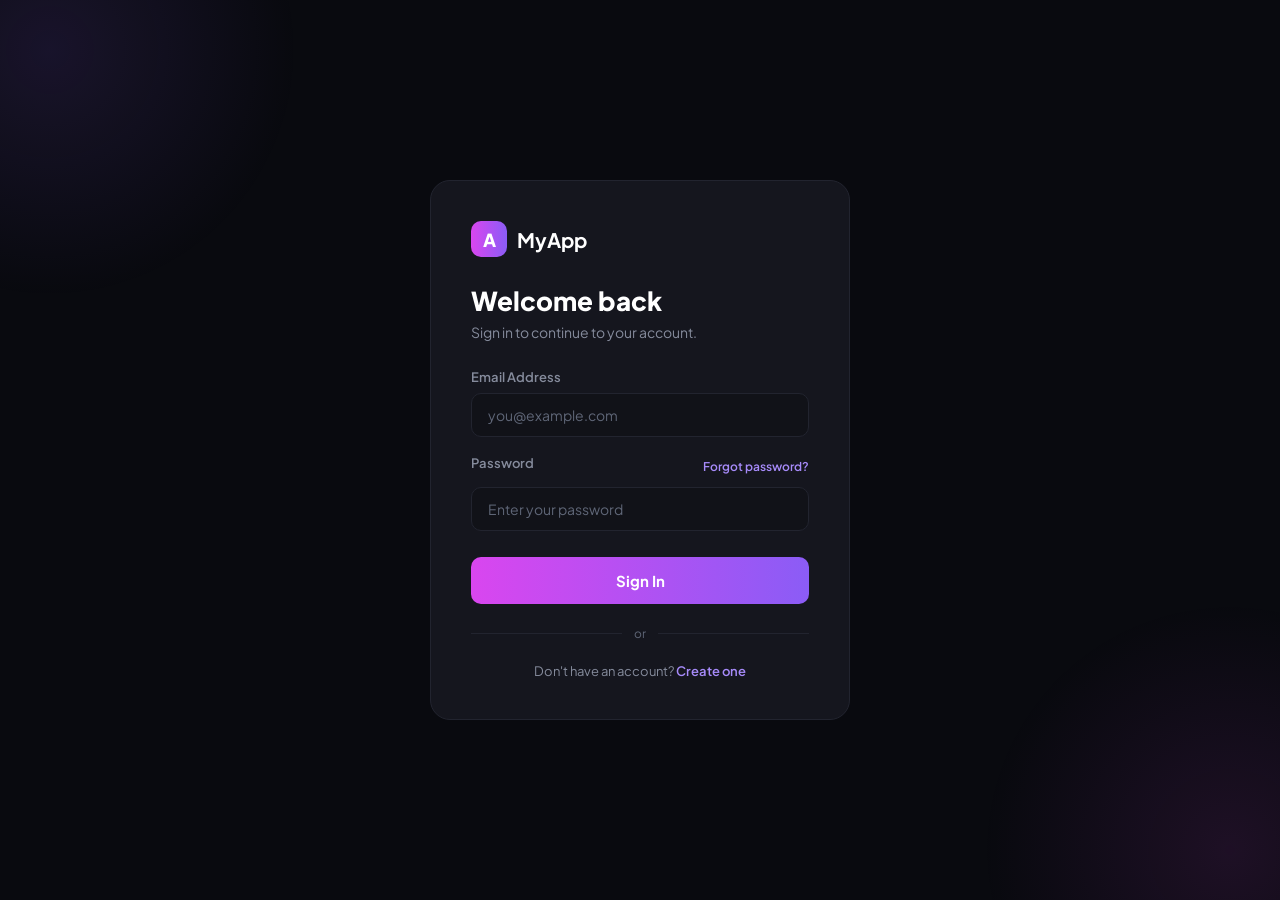
<file: my-frontend/login.html>
<!DOCTYPE html>
<html lang="en">

<head>
    <meta charset="UTF-8">
    <meta name="viewport" content="width=device-width, initial-scale=1.0">
    <title>Login - Sign In to Your Account</title>
    <meta name="description" content="Securely sign in to your account.">
    <link rel="preconnect" href="https://fonts.googleapis.com">
    <link rel="preconnect" href="https://fonts.gstatic.com" crossorigin>
    <link href="https://fonts.googleapis.com/css2?family=Plus+Jakarta+Sans:wght@400;500;600;700;800&display=swap"
        rel="stylesheet">
    <style>
        :root {
            --bg-main: #090a0f;
            --bg-card: #15161e;
            --bg-input: #111218;
            --border-color: #22242f;
            --border-focus: #8b5cf6;
            --text-primary: #ffffff;
            --text-secondary: #858b9c;
            --text-muted: #5f6677;
            --color-purple: #8b5cf6;
            --gradient-primary: linear-gradient(90deg, #d946ef 0%, #8b5cf6 100%);
            --transition: all 0.2s ease-in-out;
        }

        * {
            margin: 0;
            padding: 0;
            box-sizing: border-box;
            font-family: 'Plus Jakarta Sans', sans-serif;
            -webkit-font-smoothing: antialiased;
        }

        body {
            background-color: var(--bg-main);
            color: var(--text-primary);
            min-height: 100vh;
            display: flex;
            align-items: center;
            justify-content: center;
            padding: 24px;
            position: relative;
            overflow: hidden;
        }

        /* Decorative background orbs */
        body::before {
            content: '';
            position: fixed;
            top: -200px;
            left: -200px;
            width: 500px;
            height: 500px;
            background: radial-gradient(circle, rgba(139, 92, 246, 0.12) 0%, transparent 70%);
            pointer-events: none;
            z-index: 0;
        }

        body::after {
            content: '';
            position: fixed;
            bottom: -200px;
            right: -200px;
            width: 500px;
            height: 500px;
            background: radial-gradient(circle, rgba(217, 70, 239, 0.1) 0%, transparent 70%);
            pointer-events: none;
            z-index: 0;
        }

        .login-card {
            background-color: var(--bg-card);
            border: 1px solid var(--border-color);
            border-radius: 20px;
            padding: 40px;
            width: 100%;
            max-width: 420px;
            position: relative;
            z-index: 1;
            animation: slideUp 0.5s ease-out;
        }

        @keyframes slideUp {
            from {
                opacity: 0;
                transform: translateY(24px);
            }

            to {
                opacity: 1;
                transform: translateY(0);
            }
        }

        .logo-row {
            display: flex;
            align-items: center;
            gap: 10px;
            margin-bottom: 28px;
        }

        .logo-icon {
            width: 36px;
            height: 36px;
            background: var(--gradient-primary);
            border-radius: 10px;
            display: flex;
            align-items: center;
            justify-content: center;
            font-weight: 800;
            font-size: 18px;
            color: white;
            flex-shrink: 0;
        }

        .logo-name {
            font-size: 20px;
            font-weight: 700;
        }

        h1 {
            font-size: 26px;
            font-weight: 800;
            margin-bottom: 6px;
            line-height: 1.2;
        }

        .subtitle {
            color: var(--text-secondary);
            font-size: 14px;
            margin-bottom: 28px;
        }

        .form-group {
            margin-bottom: 18px;
        }

        label {
            display: block;
            font-size: 13px;
            font-weight: 600;
            color: var(--text-secondary);
            margin-bottom: 8px;
        }

        input[type="email"],
        input[type="password"] {
            width: 100%;
            background-color: var(--bg-input);
            border: 1px solid var(--border-color);
            border-radius: 10px;
            padding: 12px 16px;
            font-size: 14px;
            color: var(--text-primary);
            outline: none;
            transition: var(--transition);
        }

        input[type="email"]:focus,
        input[type="password"]:focus {
            border-color: var(--border-focus);
            box-shadow: 0 0 0 3px rgba(139, 92, 246, 0.15);
        }

        input::placeholder {
            color: var(--text-muted);
        }

        .password-row {
            display: flex;
            justify-content: space-between;
            align-items: center;
            margin-bottom: 8px;
        }

        .forgot-link {
            font-size: 12px;
            color: #a78bfa;
            text-decoration: none;
            font-weight: 600;
            transition: var(--transition);
        }

        .forgot-link:hover {
            color: var(--color-purple);
            text-decoration: underline;
        }

        .submit-btn {
            width: 100%;
            background: var(--gradient-primary);
            border: none;
            color: white;
            padding: 14px;
            border-radius: 10px;
            font-size: 15px;
            font-weight: 700;
            cursor: pointer;
            margin-top: 8px;
            transition: var(--transition);
            position: relative;
            overflow: hidden;
        }

        .submit-btn:hover {
            opacity: 0.92;
            box-shadow: 0 0 20px rgba(139, 92, 246, 0.35);
            transform: translateY(-1px);
        }

        .submit-btn:active {
            transform: translateY(0);
        }

        .submit-btn:disabled {
            opacity: 0.6;
            cursor: not-allowed;
            transform: none;
        }

        .divider {
            display: flex;
            align-items: center;
            gap: 12px;
            margin: 22px 0;
            color: var(--text-muted);
            font-size: 12px;
        }

        .divider::before,
        .divider::after {
            content: '';
            flex: 1;
            height: 1px;
            background-color: var(--border-color);
        }

        .signup-row {
            text-align: center;
            font-size: 13px;
            color: var(--text-secondary);
        }

        .signup-row a {
            color: #a78bfa;
            text-decoration: none;
            font-weight: 600;
            transition: var(--transition);
        }

        .signup-row a:hover {
            text-decoration: underline;
        }

        /* Status message */
        .status-msg {
            display: none;
            padding: 10px 14px;
            border-radius: 8px;
            font-size: 13px;
            font-weight: 600;
            margin-bottom: 16px;
            animation: fadeIn 0.3s ease;
        }

        @keyframes fadeIn {
            from {
                opacity: 0;
            }

            to {
                opacity: 1;
            }
        }

        .status-msg.success {
            background-color: rgba(16, 185, 129, 0.12);
            border: 1px solid rgba(16, 185, 129, 0.3);
            color: #34d399;
            display: block;
        }

        .status-msg.error {
            background-color: rgba(239, 68, 68, 0.12);
            border: 1px solid rgba(239, 68, 68, 0.3);
            color: #f87171;
            display: block;
        }
    </style>
</head>

<body>
    <div class="login-card">
        <!-- Logo -->
        <div class="logo-row">
            <div class="logo-icon">A</div>
            <span class="logo-name">MyApp</span>
        </div>

        <!-- Heading -->
        <h1>Welcome back</h1>
        <p class="subtitle">Sign in to continue to your account.</p>

        <!-- Status Message -->
        <div class="status-msg" id="status-msg"></div>

        <!-- Login Form -->
        <form id="login-form" novalidate>
            <div class="form-group">
                <label for="email">Email Address</label>
                <input type="email" id="email" name="email" placeholder="you@example.com" autocomplete="email"
                    required>
            </div>

            <div class="form-group">
                <div class="password-row">
                    <label for="password">Password</label>
                    <a href="#" class="forgot-link">Forgot password?</a>
                </div>
                <input type="password" id="password" name="password" placeholder="Enter your password"
                    autocomplete="current-password" required>
            </div>

            <button type="submit" class="submit-btn" id="submit-btn">Sign In</button>
        </form>

        <div class="divider">or</div>

        <div class="signup-row">
            Don't have an account? <a href="#">Create one</a>
        </div>
    </div>

    <script>
        const form = document.getElementById('login-form');
        const submitBtn = document.getElementById('submit-btn');
        const statusMsg = document.getElementById('status-msg');

        function showStatus(message, type) {
            statusMsg.textContent = message;
            statusMsg.className = `status-msg ${type}`;
        }

        form.addEventListener('submit', async (e) => {
            e.preventDefault();
            const email = document.getElementById('email').value.trim();
            const password = document.getElementById('password').value;

            if (!email || !password) {
                showStatus('Please fill in all fields.', 'error');
                return;
            }

            submitBtn.disabled = true;
            submitBtn.textContent = 'Signing in...';

            try {
                const response = await fetch('http://localhost:3000/login', {
                    method: 'POST',
                    headers: { 'Content-Type': 'application/json' },
                    body: JSON.stringify({ email, password })
                });

                const data = await response.json();

                if (response.ok) {
                    showStatus(`Welcome back, ${data.user?.name || email}! Redirecting...`, 'success');
                } else {
                    showStatus(data.message || 'Invalid credentials. Please try again.', 'error');
                }
            } catch (err) {
                showStatus('Cannot reach the server. Make sure login-server.js is running.', 'error');
            } finally {
                submitBtn.disabled = false;
                submitBtn.textContent = 'Sign In';
            }
        });
    </script>
</body>

</html>
</file>
<file: style.css>
:root {
    --bg-gradient: linear-gradient(135deg, #0f172a 0%, #1e1b4b 100%);
    --glass-bg: rgba(255, 255, 255, 0.03);
    --glass-border: rgba(255, 255, 255, 0.1);
    --text-primary: #f8fafc;
    --text-secondary: #94a3b8;
    --accent-glow: 0 0 20px rgba(99, 102, 241, 0.4);
    --win-color: #4ade80;
    --lose-color: #f87171;
    --tie-color: #fbbf24;
}

* {
    margin: 0;
    padding: 0;
    box-sizing: border-box;
}

body {
    font-family: 'Outfit', 'Noto Sans Bengali', sans-serif;
    background: var(--bg-gradient);
    color: var(--text-primary);
    min-height: 100vh;
    display: flex;
    justify-content: center;
    align-items: center;
    overflow: hidden;
}

.game-container {
    background: var(--glass-bg);
    backdrop-filter: blur(16px);
    -webkit-backdrop-filter: blur(16px);
    border: 1px solid var(--glass-border);
    border-radius: 24px;
    padding: 3rem;
    width: 90%;
    max-width: 600px;
    text-align: center;
    box-shadow: 0 25px 50px -12px rgba(0, 0, 0, 0.5);
    animation: fadeIn 0.8s ease-out;
}

@keyframes fadeIn {
    from {
        opacity: 0;
        transform: translateY(20px);
    }

    to {
        opacity: 1;
        transform: translateY(0);
    }
}

header h1 {
    font-size: 2.5rem;
    font-weight: 800;
    margin-bottom: 0.5rem;
    background: linear-gradient(to right, #818cf8, #c084fc);
    -webkit-background-clip: text;
    -webkit-text-fill-color: transparent;
}

.subtitle {
    font-size: 1.25rem;
    color: var(--text-secondary);
    font-weight: 400;
    margin-bottom: 2rem;
}

.scoreboard {
    display: flex;
    justify-content: space-around;
    align-items: center;
    margin-bottom: 2.5rem;
    background: rgba(0, 0, 0, 0.2);
    padding: 1.5rem;
    border-radius: 16px;
    border: 1px solid var(--glass-border);
}

.score-card {
    display: flex;
    flex-direction: column;
    align-items: center;
    gap: 0.5rem;
}

.score-card .label {
    font-size: 1rem;
    color: var(--text-secondary);
    text-transform: uppercase;
    letter-spacing: 1px;
}

.score-card .score {
    font-size: 3rem;
    font-weight: 800;
    line-height: 1;
}

.result-display {
    font-size: 1.5rem;
    font-weight: 600;
    min-height: 3rem;
    margin-bottom: 2.5rem;
    transition: all 0.3s ease;
}

.choices {
    display: flex;
    justify-content: center;
    gap: 1.5rem;
    margin-bottom: 2.5rem;
    flex-wrap: wrap;
}

.choice-btn {
    background: var(--glass-bg);
    border: 1px solid var(--glass-border);
    border-radius: 16px;
    padding: 1.5rem 1rem;
    cursor: pointer;
    transition: all 0.3s cubic-bezier(0.4, 0, 0.2, 1);
    display: flex;
    flex-direction: column;
    align-items: center;
    gap: 1rem;
    width: 130px;
    color: var(--text-primary);
}

.choice-btn:hover {
    transform: translateY(-5px);
    background: rgba(255, 255, 255, 0.1);
    box-shadow: var(--accent-glow);
    border-color: rgba(99, 102, 241, 0.5);
}

.choice-btn:active {
    transform: translateY(0);
}

.choice-btn .emoji {
    font-size: 3.5rem;
    transition: transform 0.3s ease;
}

.choice-btn:hover .emoji {
    transform: scale(1.1) rotate(5deg);
}

.choice-btn .text {
    font-family: 'Outfit', 'Noto Sans Bengali', sans-serif;
    font-weight: 600;
    font-size: 0.9rem;
}

.reset-btn {
    background: transparent;
    border: 1px solid var(--glass-border);
    color: var(--text-secondary);
    padding: 0.75rem 1.5rem;
    border-radius: 999px;
    font-family: inherit;
    font-size: 1rem;
    cursor: pointer;
    transition: all 0.2s ease;
}

.reset-btn:hover {
    background: rgba(255, 255, 255, 0.1);
    color: var(--text-primary);
}

/* Dynamic Classes applied via JS */
.win {
    color: var(--win-color);
    text-shadow: 0 0 10px rgba(74, 222, 128, 0.4);
    transform: scale(1.05);
}

.lose {
    color: var(--lose-color);
    text-shadow: 0 0 10px rgba(248, 113, 113, 0.4);
    transform: scale(1.05);
}

.tie {
    color: var(--tie-color);
    text-shadow: 0 0 10px rgba(251, 191, 36, 0.4);
    transform: scale(1.05);
}

@media (max-width: 480px) {
    .game-container {
        padding: 2rem 1.5rem;
    }

    header h1 {
        font-size: 2rem;
    }

    .choices {
        gap: 1rem;
    }

    .choice-btn {
        width: 100px;
        padding: 1rem 0.5rem;
    }

    .choice-btn .emoji {
        font-size: 2.5rem;
    }

    .score-card .score {
        font-size: 2.5rem;
    }
}
</file>
